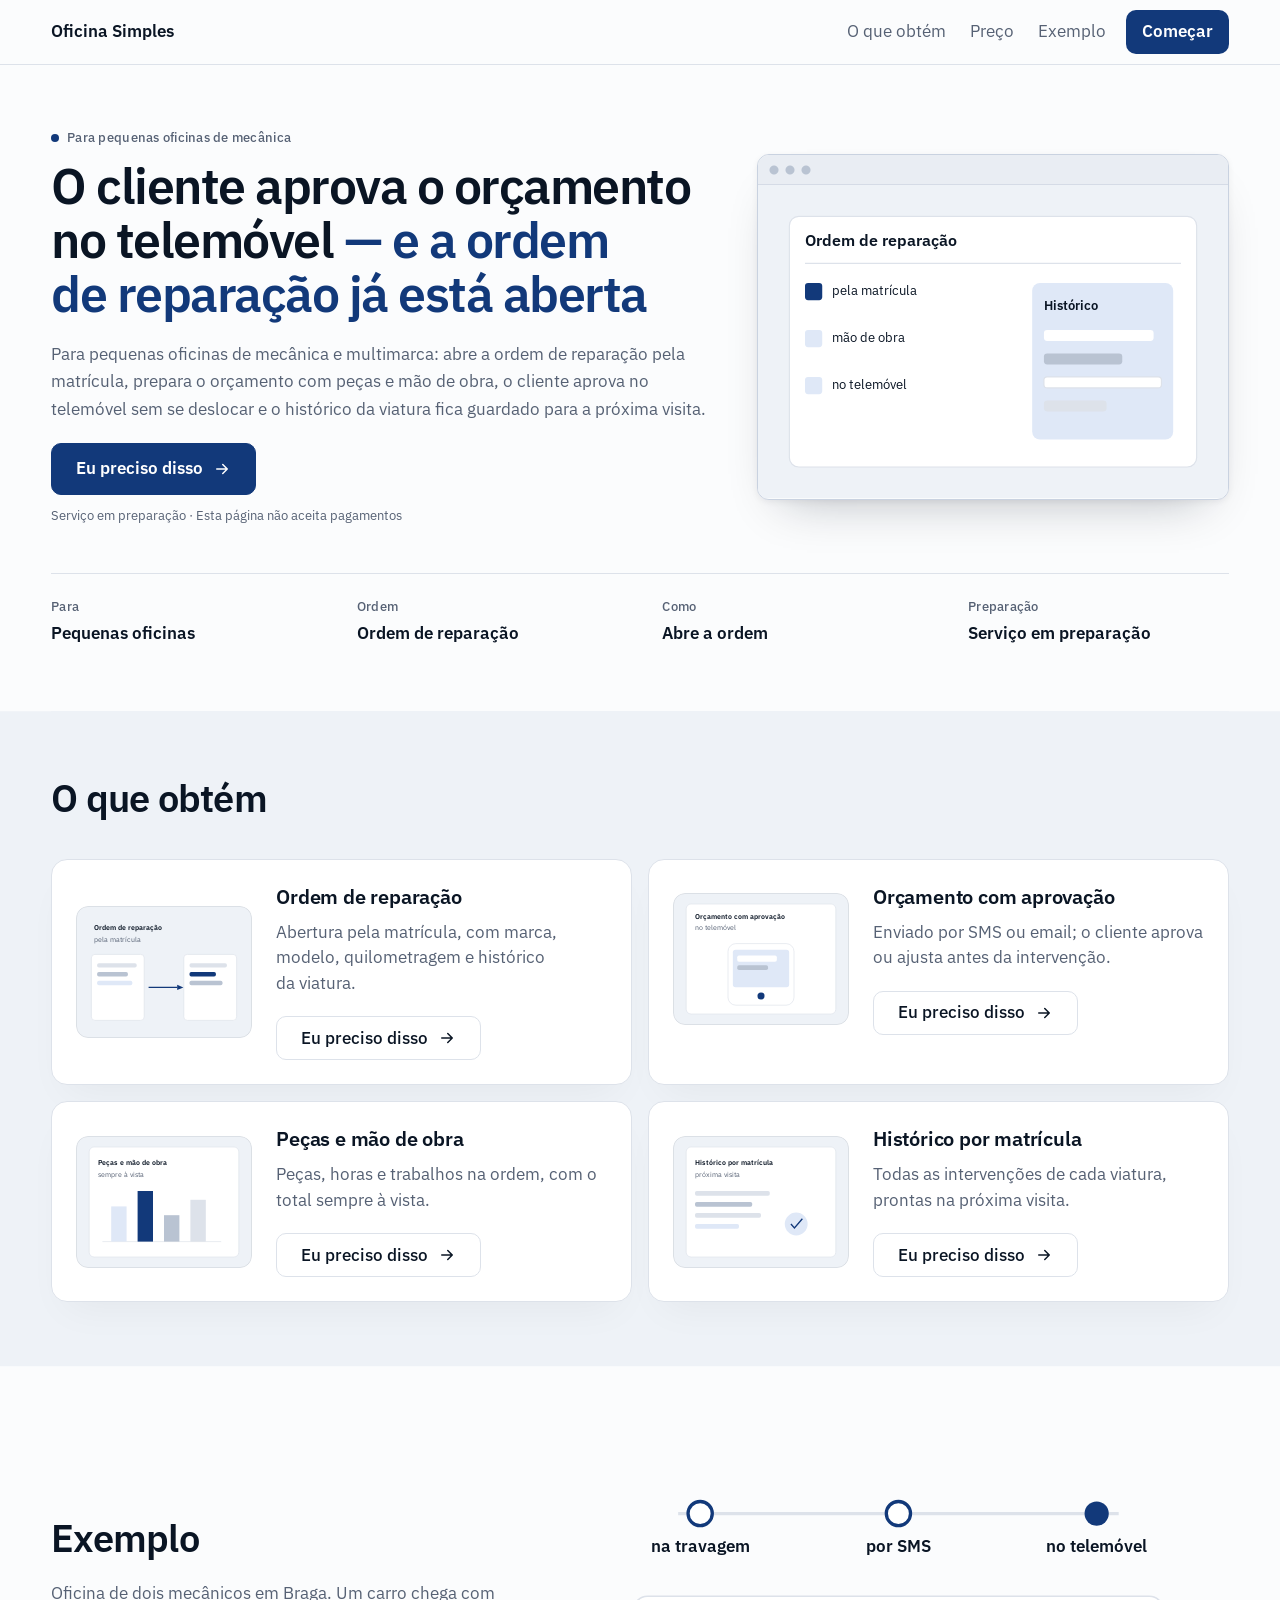
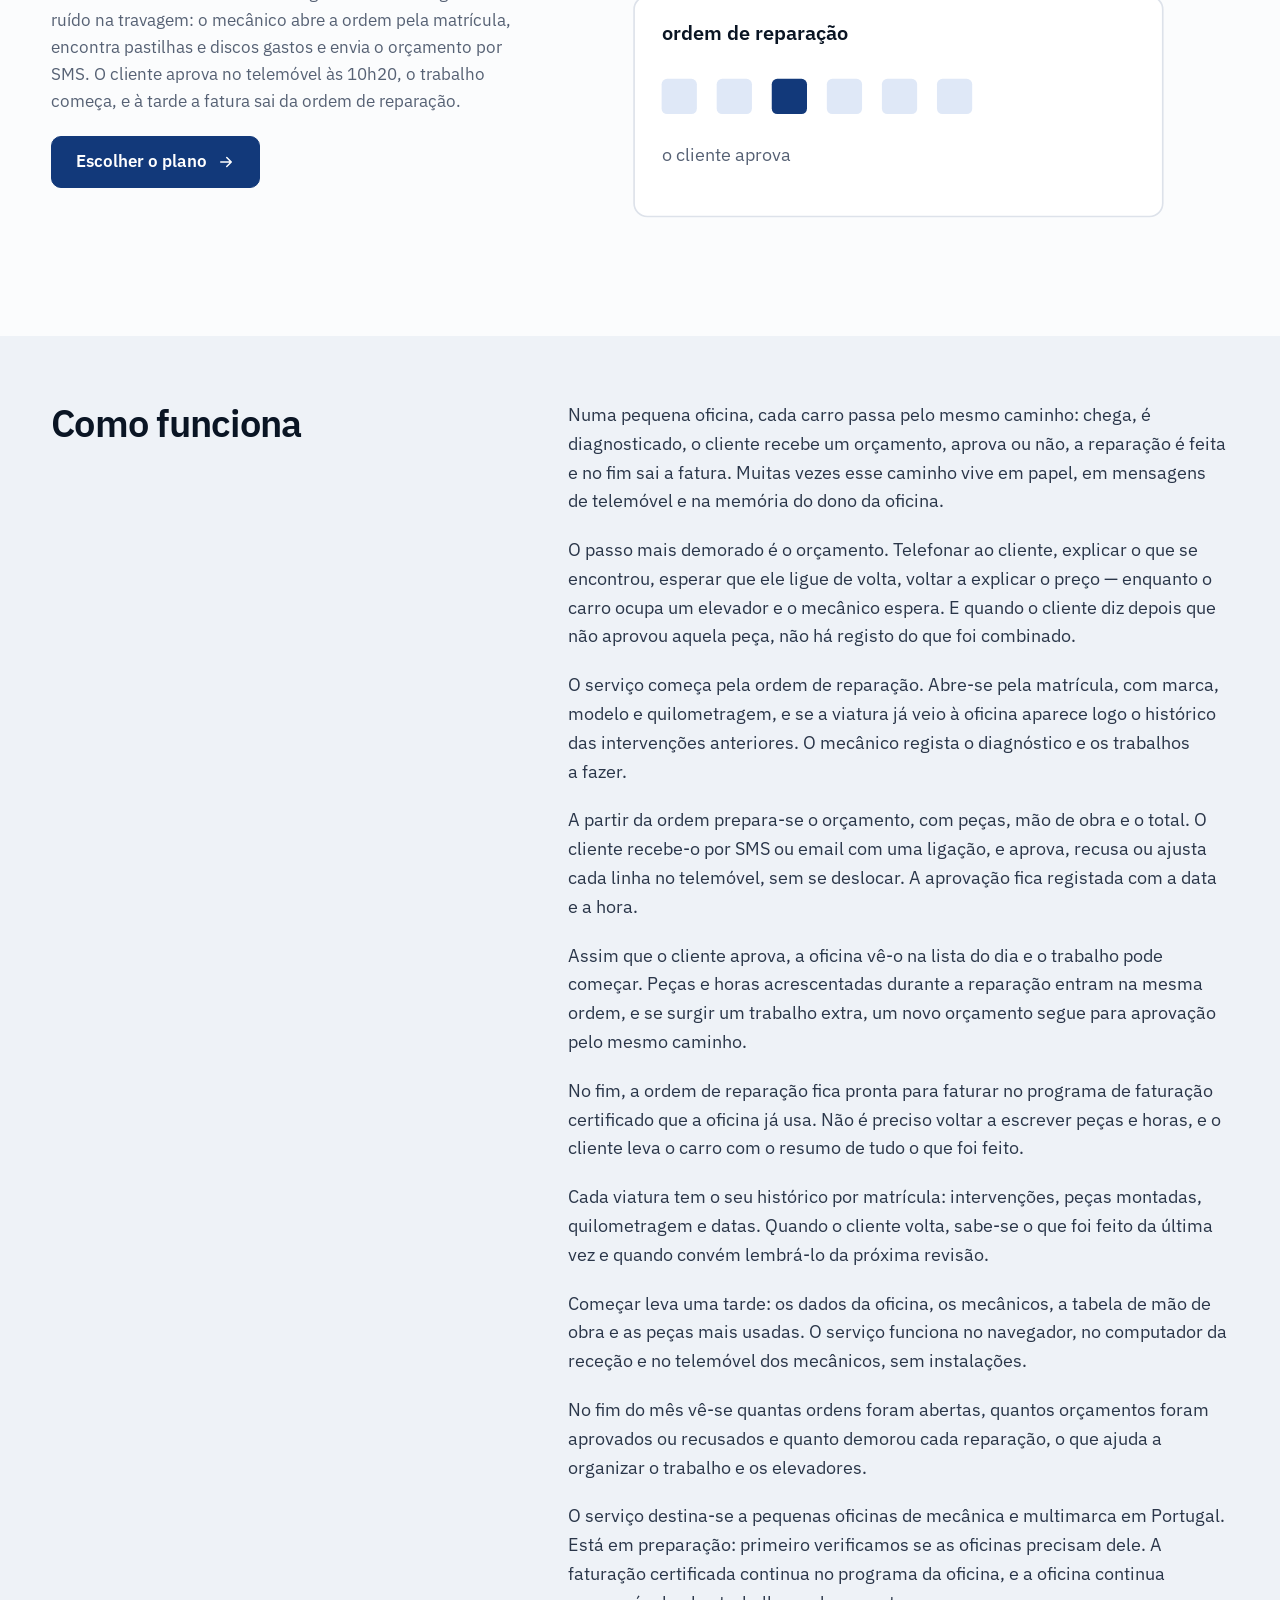
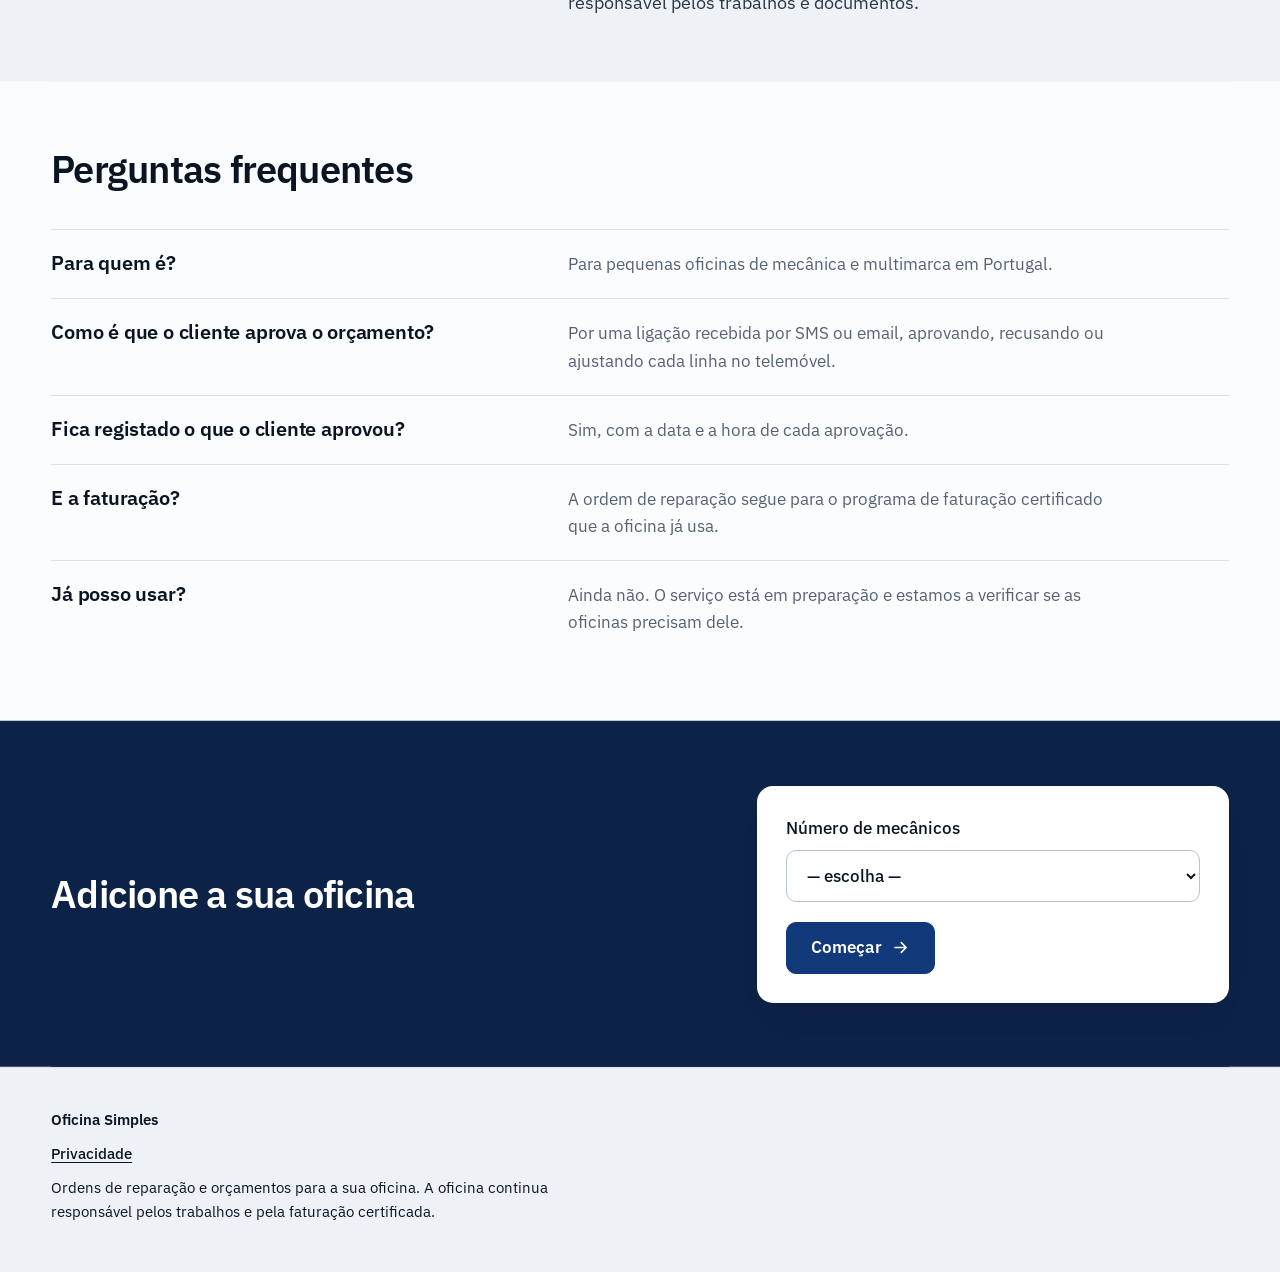
<file: index.html>
<!doctype html>
<html lang="pt-PT">
<head>
<meta charset="utf-8">
<!-- Google Tag Manager -->
<script>(function(w,d,s,l,i){w[l]=w[l]||[];w[l].push({'gtm.start':
new Date().getTime(),event:'gtm.js'});var f=d.getElementsByTagName(s)[0],
j=d.createElement(s),dl=l!='dataLayer'?'&l='+l:'';j.async=true;j.src=
'https://www.googletagmanager.com/gtm.js?id='+i+dl;f.parentNode.insertBefore(j,f);
})(window,document,'script','dataLayer','GTM-WZX4DKPG');</script>
<!-- End Google Tag Manager -->
<meta name="viewport" content="width=device-width,initial-scale=1">
<link rel="canonical" href="https://oficinapt.dokufile.com/">
<title>Orçamento aprovado pelo cliente e ordem de reparação</title>
<meta name="description" content="Para pequenas oficinas: orçamento por SMS ou email aprovado no telemóvel, ordem de reparação com peças e mão de obra e histórico por matrícula.">
<link rel="icon" href="favicon.svg">
<link rel="stylesheet" href="https://super-romeo.github.io/smoki-base/v1/style.css">
<link rel="preconnect" href="https://fonts.googleapis.com">
<link rel="preconnect" href="https://fonts.gstatic.com" crossorigin>
<link rel="stylesheet" href="https://fonts.googleapis.com/css2?family=IBM+Plex+Sans:wght@400;500;600&display=swap">
<link rel="stylesheet" href="variant.css">
<script src="smoke.js" defer></script>
<!-- faq-jsonld:start -->
<script type="application/ld+json">
{
 "@context": "https://schema.org",
 "@type": "FAQPage",
 "mainEntity": [
  {
   "@type": "Question",
   "name": "Para quem é?",
   "acceptedAnswer": {
    "@type": "Answer",
    "text": "Para pequenas oficinas de mecânica e multimarca em Portugal."
   }
  },
  {
   "@type": "Question",
   "name": "Como é que o cliente aprova o orçamento?",
   "acceptedAnswer": {
    "@type": "Answer",
    "text": "Por uma ligação recebida por SMS ou email, aprovando, recusando ou ajustando cada linha no telemóvel."
   }
  },
  {
   "@type": "Question",
   "name": "Fica registado o que o cliente aprovou?",
   "acceptedAnswer": {
    "@type": "Answer",
    "text": "Sim, com a data e a hora de cada aprovação."
   }
  },
  {
   "@type": "Question",
   "name": "E a faturação?",
   "acceptedAnswer": {
    "@type": "Answer",
    "text": "A ordem de reparação segue para o programa de faturação certificado que a oficina já usa."
   }
  },
  {
   "@type": "Question",
   "name": "Já posso usar?",
   "acceptedAnswer": {
    "@type": "Answer",
    "text": "Ainda não. O serviço está em preparação e estamos a verificar se as oficinas precisam dele."
   }
  }
 ]
}
</script>
<!-- faq-jsonld:end -->
</head>
<body>
<!-- Google Tag Manager (noscript) -->
<noscript><iframe src="https://www.googletagmanager.com/ns.html?id=GTM-WZX4DKPG"
height="0" width="0" style="display:none;visibility:hidden"></iframe></noscript>
<!-- End Google Tag Manager (noscript) -->

<header><div class="shell">
  <a class="home" href="index.html" data-ev="click_logo_home">Oficina Simples</a>
  <nav><a href="#oque" data-ev="click_nav_oque">O que obtém</a><a href="price.html" data-ev="click_nav_preco">Preço</a><a href="#exemplo" data-ev="click_nav_exemplo">Exemplo</a><a href="#start" data-ev="click_nav_start">Começar</a></nav>
</div></header>

<main class="shell">
  <section class="split">
    <div class="stack">
      <p class="meta rise"><span class="dot"></span> Para pequenas oficinas de mecânica</p>
      <h1 class="rise" style="--i:1" data-len="long">O cliente aprova o orçamento no telemóvel&nbsp;<span class="soft">— e a ordem de reparação já está aberta</span></h1>
      <p class="rise" style="--i:2">Para pequenas oficinas de mecânica e multimarca: abre a ordem de reparação pela matrícula, prepara o orçamento com peças e mão de obra, o cliente aprova no telemóvel sem se deslocar e o histórico da viatura fica guardado para a próxima visita.</p>
      <a class="button rise" style="--i:3" href="price.html" data-ev="cta_click">Eu preciso disso</a>
      <p class="meta rise" style="--i:4">Serviço em preparação · Esta página não aceita pagamentos</p>
    </div>
    <figure class="window rise" style="--i:2"><svg aria-hidden="true" focusable="false" class="shot" xmlns="http://www.w3.org/2000/svg" viewBox="0 0 1200 800"><rect width="1200" height="800" fill="#eef2f7" /><rect x="80" y="80" width="1040" height="640" rx="24" fill="#ffffff" stroke="#dde2ea" stroke-width="3" /><text x="120" y="155" font-size="40" font-weight="600" fill="#0a1524">Ordem de reparação</text><line x1="120" y1="200" x2="1080" y2="200" stroke="#dde2ea" stroke-width="3" /><rect x="120" y="250" width="44" height="44" rx="8" fill="#12397a" /><text x="190" y="282" font-size="32" fill="#0a1524">pela matrícula</text><rect x="120" y="370" width="44" height="44" rx="8" fill="#dfe8f7" /><text x="190" y="402" font-size="32" fill="#0a1524">mão de obra</text><rect x="120" y="490" width="44" height="44" rx="8" fill="#dfe8f7" /><text x="190" y="522" font-size="32" fill="#0a1524">no telemóvel</text><rect x="700" y="250" width="360" height="400" rx="20" fill="#dfe8f7" /><text x="730" y="320" font-size="34" font-weight="600" fill="#0a1524">Histórico</text><rect x="730" y="370" width="280" height="28" rx="8" fill="#ffffff" /><rect x="730" y="430" width="200" height="28" rx="8" fill="#b9c3d2" /><rect x="730" y="490" width="300" height="28" rx="8" fill="#ffffff" stroke="#dde2ea" stroke-width="3" /><rect x="730" y="550" width="160" height="28" rx="8" fill="#dde2ea" /></svg></figure>
    <dl class="facts">
      <div><dt>Para</dt><dd>Pequenas oficinas</dd></div>
      <div><dt>Ordem</dt><dd>Ordem de reparação</dd></div>
      <div><dt>Como</dt><dd>Abre a ordem</dd></div>
      <div><dt>Preparação</dt><dd>Serviço em preparação</dd></div>
    </dl>
  </section>

  <section id="oque" data-view="features_view">
    <div class="stack"><h2>O que obtém</h2></div>
    <div class="bento">
      <article class="tile stack reveal">
        <div class="art"><svg aria-hidden="true" focusable="false" xmlns="http://www.w3.org/2000/svg" viewBox="0 0 800 600"><rect width="800" height="600" fill="#eef2f7" /><text x="80" y="110" font-size="34" font-weight="600" fill="#0a1524">Ordem de reparação</text><text x="80" y="165" font-size="30" fill="#566174">pela matrícula</text><rect x="70" y="220" width="240" height="300" rx="16" fill="#ffffff" stroke="#dde2ea" stroke-width="3" /><rect x="490" y="220" width="240" height="300" rx="16" fill="#ffffff" stroke="#dde2ea" stroke-width="3" /><rect x="96" y="260" width="180" height="20" rx="8" fill="#dde2ea" /><rect x="96" y="300" width="140" height="20" rx="8" fill="#b9c3d2" /><rect x="96" y="340" width="160" height="20" rx="8" fill="#dfe8f7" /><rect x="516" y="260" width="170" height="20" rx="8" fill="#dde2ea" /><rect x="516" y="300" width="120" height="20" rx="8" fill="#12397a" /><rect x="516" y="340" width="150" height="20" rx="8" fill="#b9c3d2" /><line x1="330" y1="370" x2="460" y2="370" stroke="#12397a" stroke-width="6" /><polygon points="460,358 488,370 460,382" fill="#12397a" /></svg></div>
        <h3>Ordem de reparação</h3><p>Abertura pela matrícula, com marca, modelo, quilometragem e histórico da viatura.</p>
        <a class="button quiet" href="price.html" data-ev="feature_or">Eu preciso disso</a>
      </article>
      <article class="tile stack reveal">
        <div class="art"><svg aria-hidden="true" focusable="false" xmlns="http://www.w3.org/2000/svg" viewBox="0 0 800 600"><rect width="800" height="600" fill="#eef2f7" /><rect x="60" y="50" width="680" height="500" rx="22" fill="#ffffff" stroke="#dde2ea" stroke-width="3" /><text x="100" y="120" font-size="34" font-weight="600" fill="#0a1524">Orçamento com aprovação</text><text x="100" y="170" font-size="30" fill="#566174">no telemóvel</text><rect x="250" y="230" width="300" height="280" rx="36" fill="#ffffff" stroke="#dde2ea" stroke-width="3" /><rect x="272" y="258" width="256" height="170" rx="12" fill="#dfe8f7" /><rect x="292" y="284" width="180" height="28" rx="8" fill="#ffffff" /><rect x="292" y="328" width="140" height="22" rx="8" fill="#b9c3d2" /><circle cx="400" cy="468" r="16" fill="#12397a" /></svg></div>
        <h3>Orçamento com aprovação</h3><p>Enviado por SMS ou email; o cliente aprova ou ajusta antes da intervenção.</p>
        <a class="button quiet" href="price.html" data-ev="feature_orcamento">Eu preciso disso</a>
      </article>
      <article class="tile stack reveal">
        <div class="art"><svg aria-hidden="true" focusable="false" xmlns="http://www.w3.org/2000/svg" viewBox="0 0 800 600"><rect width="800" height="600" fill="#eef2f7" /><rect x="60" y="50" width="680" height="500" rx="22" fill="#ffffff" stroke="#dde2ea" stroke-width="3" /><text x="100" y="130" font-size="34" font-weight="600" fill="#0a1524">Peças e mão de obra</text><text x="100" y="185" font-size="30" fill="#566174">sempre à vista</text><line x1="120" y1="480" x2="660" y2="480" stroke="#dde2ea" stroke-width="3" /><rect x="160" y="320" width="70" height="160" fill="#dfe8f7" /><rect x="280" y="250" width="70" height="230" fill="#12397a" /><rect x="400" y="360" width="70" height="120" fill="#b9c3d2" /><rect x="520" y="290" width="70" height="190" fill="#dde2ea" /></svg></div>
        <h3>Peças e mão de obra</h3><p>Peças, horas e trabalhos na ordem, com o total sempre à vista.</p>
        <a class="button quiet" href="price.html" data-ev="feature_pecas">Eu preciso disso</a>
      </article>
      <article class="tile stack reveal">
        <div class="art"><svg aria-hidden="true" focusable="false" xmlns="http://www.w3.org/2000/svg" viewBox="0 0 800 600"><rect width="800" height="600" fill="#eef2f7" /><rect x="60" y="50" width="680" height="500" rx="22" fill="#ffffff" stroke="#dde2ea" stroke-width="3" /><text x="100" y="130" font-size="34" font-weight="600" fill="#0a1524">Histórico por matrícula</text><text x="100" y="185" font-size="30" fill="#566174">próxima visita</text><rect x="100" y="250" width="340" height="22" rx="8" fill="#dde2ea" /><rect x="100" y="300" width="260" height="22" rx="8" fill="#b9c3d2" /><rect x="100" y="350" width="300" height="22" rx="8" fill="#dde2ea" /><rect x="100" y="400" width="200" height="22" rx="8" fill="#dfe8f7" /><circle cx="560" cy="400" r="52" fill="#dfe8f7" /><polyline points="536,400 552,418 588,376" fill="none" stroke="#12397a" stroke-width="6" /></svg></div>
        <h3>Histórico por matrícula</h3><p>Todas as intervenções de cada viatura, prontas na próxima visita.</p>
        <a class="button quiet" href="price.html" data-ev="feature_historico">Eu preciso disso</a>
      </article>
    </div>
  </section>

  <section id="exemplo" data-view="example_view" class="split flip">
    <div class="stack">
      <h2>Exemplo</h2>
      <p>Oficina de dois mecânicos em Braga. Um carro chega com ruído na travagem: o mecânico abre a ordem pela matrícula, encontra pastilhas e discos gastos e envia o orçamento por SMS. O cliente aprova no telemóvel às 10h20, o trabalho começa, e à tarde a fatura sai da ordem de reparação.</p>
    <a class="button" href="price.html" data-ev="click_cta_after_example">Escolher o plano</a>
    </div>
<svg aria-hidden="true" focusable="false" class="shot reveal" xmlns="http://www.w3.org/2000/svg" viewBox="0 0 1200 800"><rect width="1200" height="800" fill="#eef2f7" /><line x1="200" y1="150" x2="1000" y2="150" stroke="#dde2ea" stroke-width="6" /><circle cx="240" cy="150" r="22" fill="#ffffff" stroke="#12397a" stroke-width="6" /><circle cx="600" cy="150" r="22" fill="#ffffff" stroke="#12397a" stroke-width="6" /><circle cx="960" cy="150" r="22" fill="#12397a" /><text x="240" y="220" font-size="30" font-weight="600" text-anchor="middle" fill="#0a1524">na travagem</text><text x="600" y="220" font-size="30" font-weight="600" text-anchor="middle" fill="#0a1524">por SMS</text><text x="960" y="220" font-size="30" font-weight="600" text-anchor="middle" fill="#0a1524">no telemóvel</text><rect x="120" y="300" width="960" height="400" rx="24" fill="#ffffff" stroke="#dde2ea" stroke-width="3" /><text x="170" y="380" font-size="36" font-weight="600" fill="#0a1524">ordem de reparação</text><rect x="170" y="450" width="64" height="64" rx="10" fill="#dfe8f7" /><rect x="270" y="450" width="64" height="64" rx="10" fill="#dfe8f7" /><rect x="370" y="450" width="64" height="64" rx="10" fill="#12397a" /><rect x="470" y="450" width="64" height="64" rx="10" fill="#dfe8f7" /><rect x="570" y="450" width="64" height="64" rx="10" fill="#dfe8f7" /><rect x="670" y="450" width="64" height="64" rx="10" fill="#dfe8f7" /><text x="170" y="600" font-size="32" fill="#566174">o cliente aprova</text></svg>
  </section>
<!-- seo-tekst:start -->
  <section id="opis" class="split flip">
    <div class="stack"><h2>Como funciona</h2></div>
    <div class="stack">
      <p>Numa pequena oficina, cada carro passa pelo mesmo caminho: chega, é diagnosticado, o cliente recebe um orçamento, aprova ou não, a reparação é feita e no fim sai a fatura. Muitas vezes esse caminho vive em papel, em mensagens de telemóvel e na memória do dono da oficina.</p>
    <p>O passo mais demorado é o orçamento. Telefonar ao cliente, explicar o que se encontrou, esperar que ele ligue de volta, voltar a explicar o preço — enquanto o carro ocupa um elevador e o mecânico espera. E quando o cliente diz depois que não aprovou aquela peça, não há registo do que foi combinado.</p>
    <p>O serviço começa pela ordem de reparação. Abre-se pela matrícula, com marca, modelo e quilometragem, e se a viatura já veio à oficina aparece logo o histórico das intervenções anteriores. O mecânico regista o diagnóstico e os trabalhos a fazer.</p>
    <p>A partir da ordem prepara-se o orçamento, com peças, mão de obra e o total. O cliente recebe-o por SMS ou email com uma ligação, e aprova, recusa ou ajusta cada linha no telemóvel, sem se deslocar. A aprovação fica registada com a data e a hora.</p>
    <p>Assim que o cliente aprova, a oficina vê-o na lista do dia e o trabalho pode começar. Peças e horas acrescentadas durante a reparação entram na mesma ordem, e se surgir um trabalho extra, um novo orçamento segue para aprovação pelo mesmo caminho.</p>
    <p>No fim, a ordem de reparação fica pronta para faturar no programa de faturação certificado que a oficina já usa. Não é preciso voltar a escrever peças e horas, e o cliente leva o carro com o resumo de tudo o que foi feito.</p>
    <p>Cada viatura tem o seu histórico por matrícula: intervenções, peças montadas, quilometragem e datas. Quando o cliente volta, sabe-se o que foi feito da última vez e quando convém lembrá-lo da próxima revisão.</p>
    <p>Começar leva uma tarde: os dados da oficina, os mecânicos, a tabela de mão de obra e as peças mais usadas. O serviço funciona no navegador, no computador da receção e no telemóvel dos mecânicos, sem instalações.</p>
    <p>No fim do mês vê-se quantas ordens foram abertas, quantos orçamentos foram aprovados ou recusados e quanto demorou cada reparação, o que ajuda a organizar o trabalho e os elevadores.</p>
    <p>O serviço destina-se a pequenas oficinas de mecânica e multimarca em Portugal. Está em preparação: primeiro verificamos se as oficinas precisam dele. A faturação certificada continua no programa da oficina, e a oficina continua responsável pelos trabalhos e documentos.</p>
    </div>
  </section>
  <section id="faq">
    <div class="stack"><h2>Perguntas frequentes</h2></div>
    <div class="rows">
      <div class="split flip"><h3>Para quem é?</h3><p>Para pequenas oficinas de mecânica e multimarca em Portugal.</p></div>
      <div class="split flip"><h3>Como é que o cliente aprova o orçamento?</h3><p>Por uma ligação recebida por SMS ou email, aprovando, recusando ou ajustando cada linha no telemóvel.</p></div>
      <div class="split flip"><h3>Fica registado o que o cliente aprovou?</h3><p>Sim, com a data e a hora de cada aprovação.</p></div>
      <div class="split flip"><h3>E a faturação?</h3><p>A ordem de reparação segue para o programa de faturação certificado que a oficina já usa.</p></div>
      <div class="split flip"><h3>Já posso usar?</h3><p>Ainda não. O serviço está em preparação e estamos a verificar se as oficinas precisam dele.</p></div>
    </div>
  </section>
<!-- seo-tekst:end -->
  <section id="start" data-view="start_view" class="split">
    <div class="stack">
      <h2>Adicione a sua oficina</h2>
    </div>
    <div class="tile stack">
      <label>Número de mecânicos<select data-ev-focus="form_start"><option value="">— escolha —</option><option>1</option><option>2–3</option><option>4–6</option><option>Mais de 6</option></select></label>
      <a class="button" href="price.html" data-ev="form_submit_click">Começar</a>
    </div>
  </section>
</main>

<footer><div class="shell">
  <p><b>Oficina Simples</b></p>
  <p><a href="privacy.html" data-ev="click_legal_privacy">Privacidade</a></p>
  <p>Ordens de reparação e orçamentos para a sua oficina. A oficina continua responsável pelos trabalhos e pela faturação certificada.</p>
</div></footer>

</body>
</html>
</file>
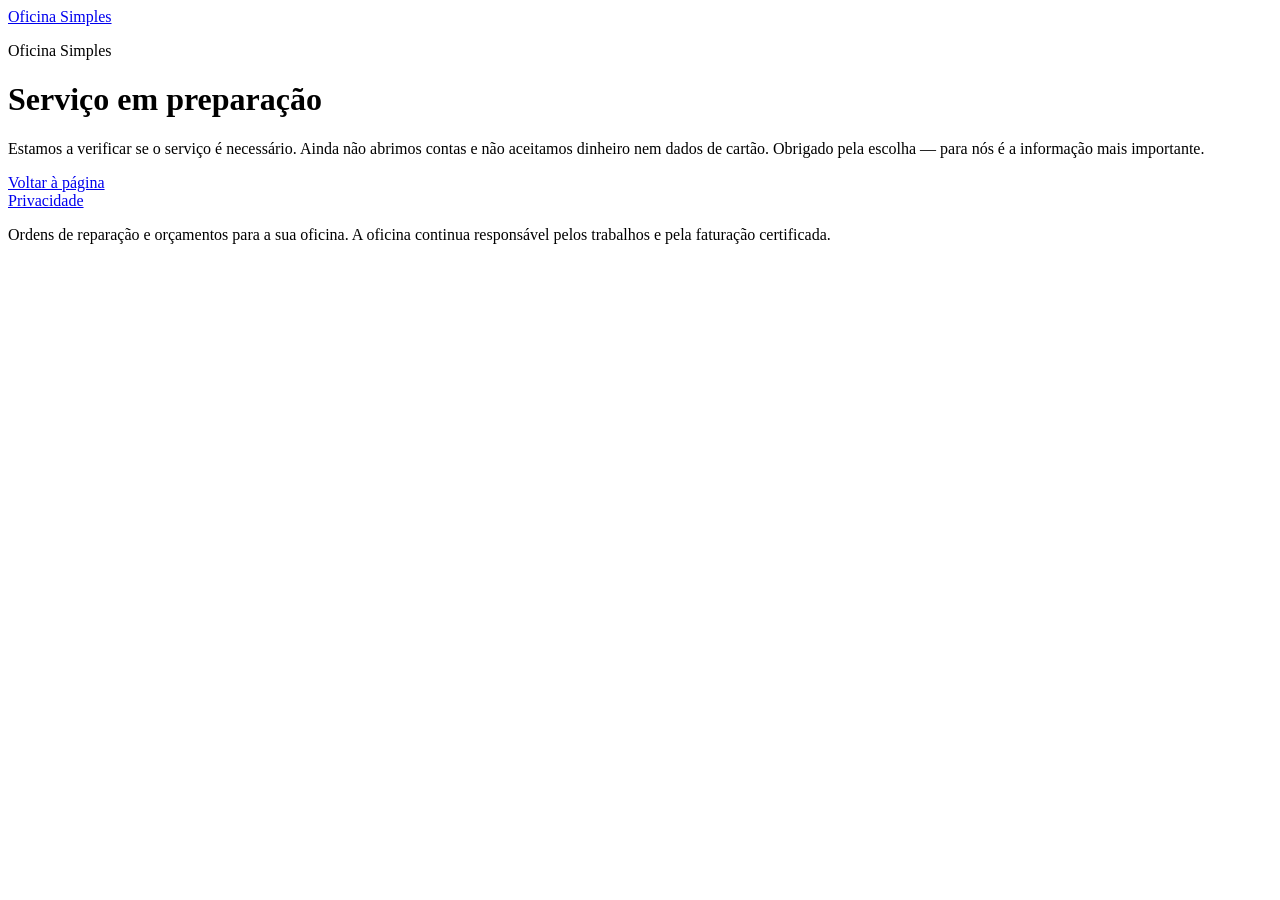
<file: pay.html>
<!doctype html>
<html lang="pt-PT">
<head>
<meta charset="utf-8">
<!-- Google Tag Manager -->
<script>(function(w,d,s,l,i){w[l]=w[l]||[];w[l].push({'gtm.start':
new Date().getTime(),event:'gtm.js'});var f=d.getElementsByTagName(s)[0],
j=d.createElement(s),dl=l!='dataLayer'?'&l='+l:'';j.async=true;j.src=
'https://www.googletagmanager.com/gtm.js?id='+i+dl;f.parentNode.insertBefore(j,f);
})(window,document,'script','dataLayer','GTM-WZX4DKPG');</script>
<!-- End Google Tag Manager -->
<meta name="viewport" content="width=device-width,initial-scale=1">
<link rel="canonical" href="https://oficinapt.dokufile.com/pay.html">
<title>Oficina Simples — pagamento ainda não disponível</title>
<meta name="robots" content="noindex,nofollow">
<link rel="icon" href="favicon.svg">
<link rel="stylesheet" href="https://super-romeo.github.io/smoki-base/v1/style.css">
<script src="smoke.js" defer></script>
</head>
<body data-page="pay">
<!-- Google Tag Manager (noscript) -->
<noscript><iframe src="https://www.googletagmanager.com/ns.html?id=GTM-WZX4DKPG"
height="0" width="0" style="display:none;visibility:hidden"></iframe></noscript>
<!-- End Google Tag Manager (noscript) -->
<header class="site"><div class="wrap bar">
  <a class="brand" href="index.html" data-ev="click_logo_home"><span class="mark"></span>Oficina Simples</a>
</div></header>
<main class="page"><div class="wrap narrow center">
  <p class="eyebrow">Oficina Simples</p>
  <h1>Serviço em preparação</h1>
  <p class="lead">Estamos a verificar se o serviço é necessário. Ainda não abrimos contas e não aceitamos dinheiro nem dados de cartão. Obrigado pela escolha — para nós é a informação mais importante.</p>
  <p class="note" data-show="plan" hidden>A sua escolha de plano foi registada de forma anónima, sem os seus dados.</p>
  <p class="note" data-show="feature" hidden>A sua escolha de função foi registada de forma anónima, sem os seus dados.</p>
  <p class="note" data-show="intent" hidden>O seu pedido foi registado de forma anónima, sem os seus dados e documentos.</p>
  <div class="actions"><a class="btn primary" href="index.html" data-ev="click_back">Voltar à página</a></div>
  <p class="note" data-show="sent" hidden>Obrigado — escreveremos uma única vez, quando o serviço começar.</p>
  <div id="email-box" class="card" style="margin:44px auto 0;max-width:560px;text-align:left"><h2>Aviso de lançamento</h2><p>Se quiser, deixe o seu e-mail — enviaremos uma mensagem quando o serviço começar. O campo é opcional.</p><div data-form-slot></div><p class="note" style="margin:6px 0 0"><a href="privacy.html" data-ev="click_legal_privacy">Privacidade</a></p></div>
</div></main>
<footer class="site-foot"><div class="wrap">
  <p style="margin:0"><a href="privacy.html" data-ev="click_legal_privacy">Privacidade</a></p>
  <p class="muted">Ordens de reparação e orçamentos para a sua oficina. A oficina continua responsável pelos trabalhos e pela faturação certificada.</p>
</div></footer>
</body>
</html>
</file>
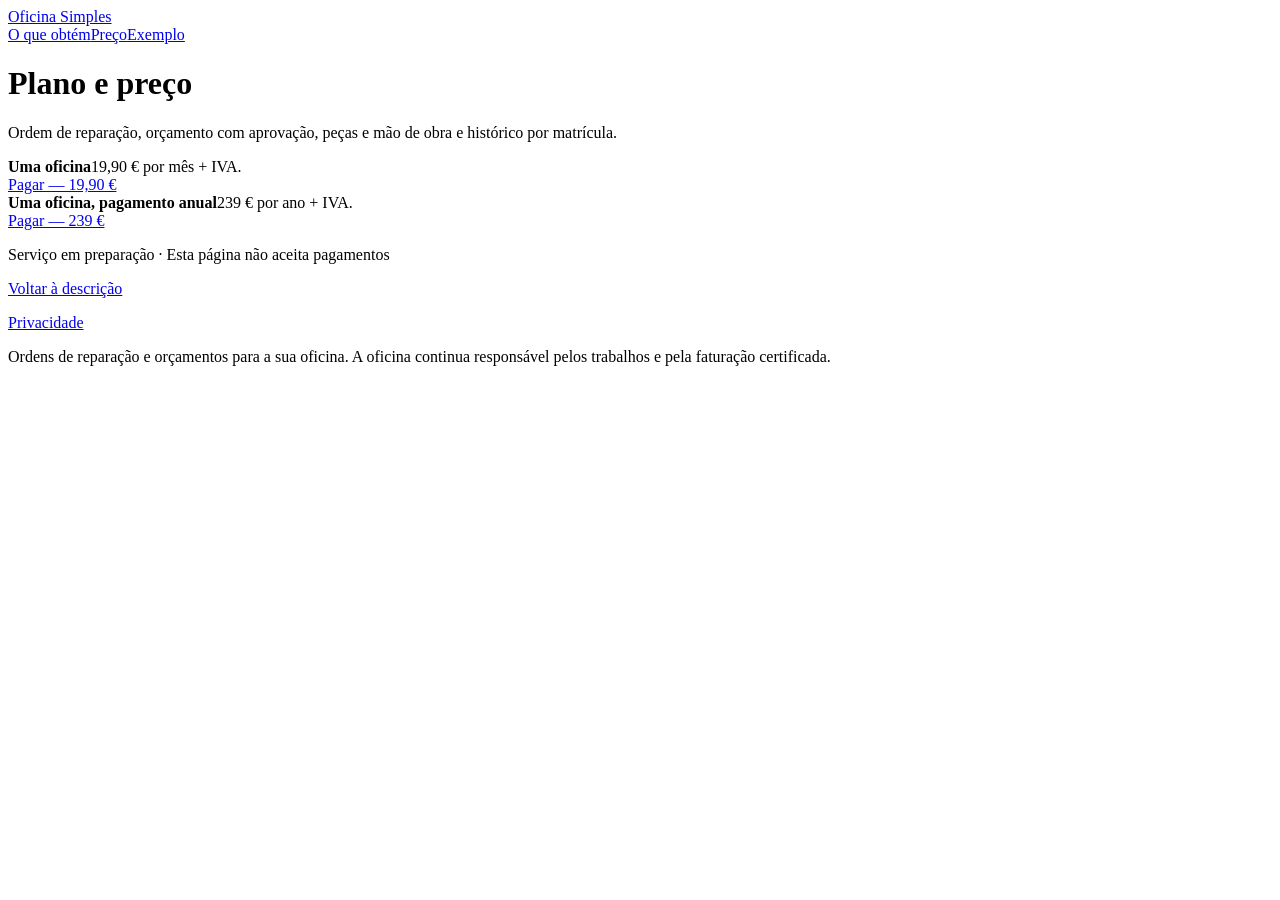
<file: price.html>
<!doctype html>
<html lang="pt-PT">
<head>
<meta charset="utf-8">
<!-- Google Tag Manager -->
<script>(function(w,d,s,l,i){w[l]=w[l]||[];w[l].push({'gtm.start':
new Date().getTime(),event:'gtm.js'});var f=d.getElementsByTagName(s)[0],
j=d.createElement(s),dl=l!='dataLayer'?'&l='+l:'';j.async=true;j.src=
'https://www.googletagmanager.com/gtm.js?id='+i+dl;f.parentNode.insertBefore(j,f);
})(window,document,'script','dataLayer','GTM-WZX4DKPG');</script>
<!-- End Google Tag Manager -->
<meta name="viewport" content="width=device-width,initial-scale=1">
<link rel="canonical" href="https://oficinapt.dokufile.com/price.html">
<title>Preço — orçamento e ordem de reparação para oficina</title>
<meta name="description" content="Preço mensal do orçamento com aprovação do cliente, ordem de reparação e histórico por matrícula.">
<link rel="icon" href="favicon.svg">
<link rel="stylesheet" href="https://super-romeo.github.io/smoki-base/v1/style.css">
<script src="smoke.js" defer></script>
<script>
  /* Página de preços aberta — price_view via smoke.js (window.smokeTrack). */
  document.addEventListener("DOMContentLoaded", function () { if (window.smokeTrack) window.smokeTrack("price_view"); });
</script>
</head>
<body data-page="price">
<!-- Google Tag Manager (noscript) -->
<noscript><iframe src="https://www.googletagmanager.com/ns.html?id=GTM-WZX4DKPG"
height="0" width="0" style="display:none;visibility:hidden"></iframe></noscript>
<!-- End Google Tag Manager (noscript) -->

<header><div class="wrap">
  <div class="logo"><a href="index.html" data-ev="click_logo_home">Oficina Simples</a></div>
  <nav class="top"><a href="index.html#oque" data-ev="click_nav_oque">O que obtém</a><a href="price.html" data-ev="click_nav_preco">Preço</a><a href="index.html#exemplo" data-ev="click_nav_exemplo">Exemplo</a></nav>
</div></header>

<div class="wrap">
  <div class="hero">
    <h1>Plano e preço</h1>
    <p class="sub">Ordem de reparação, orçamento com aprovação, peças e mão de obra e histórico por matrícula.</p>
  </div>

  <section id="preco">
    <div class="grid">
      <div class="card"><b>Uma oficina</b><span>19,90 € por mês + IVA.</span><br><a class="btn" href="pay.html?plan=oficina" data-ev="payment_click click_pay_oficina">Pagar — 19,90 €</a></div>
      <div class="card"><b>Uma oficina, pagamento anual</b><span>239 € por ano + IVA.</span><br><a class="btn" href="pay.html?plan=anual" data-ev="payment_click click_pay_anual">Pagar — 239 €</a></div>
    </div>
    <p class="cta-note">Serviço em preparação · Esta página não aceita pagamentos</p>
    <div class="actions"><a class="btn" href="index.html" data-ev="click_back">Voltar à descrição</a></div>
  </section>
</div>

<footer><div class="wrap">
  <p><a href="privacy.html" data-ev="click_legal_privacy">Privacidade</a></p>
  <p class="muted">Ordens de reparação e orçamentos para a sua oficina. A oficina continua responsável pelos trabalhos e pela faturação certificada.</p>
</div></footer>

</body>
</html>
</file>
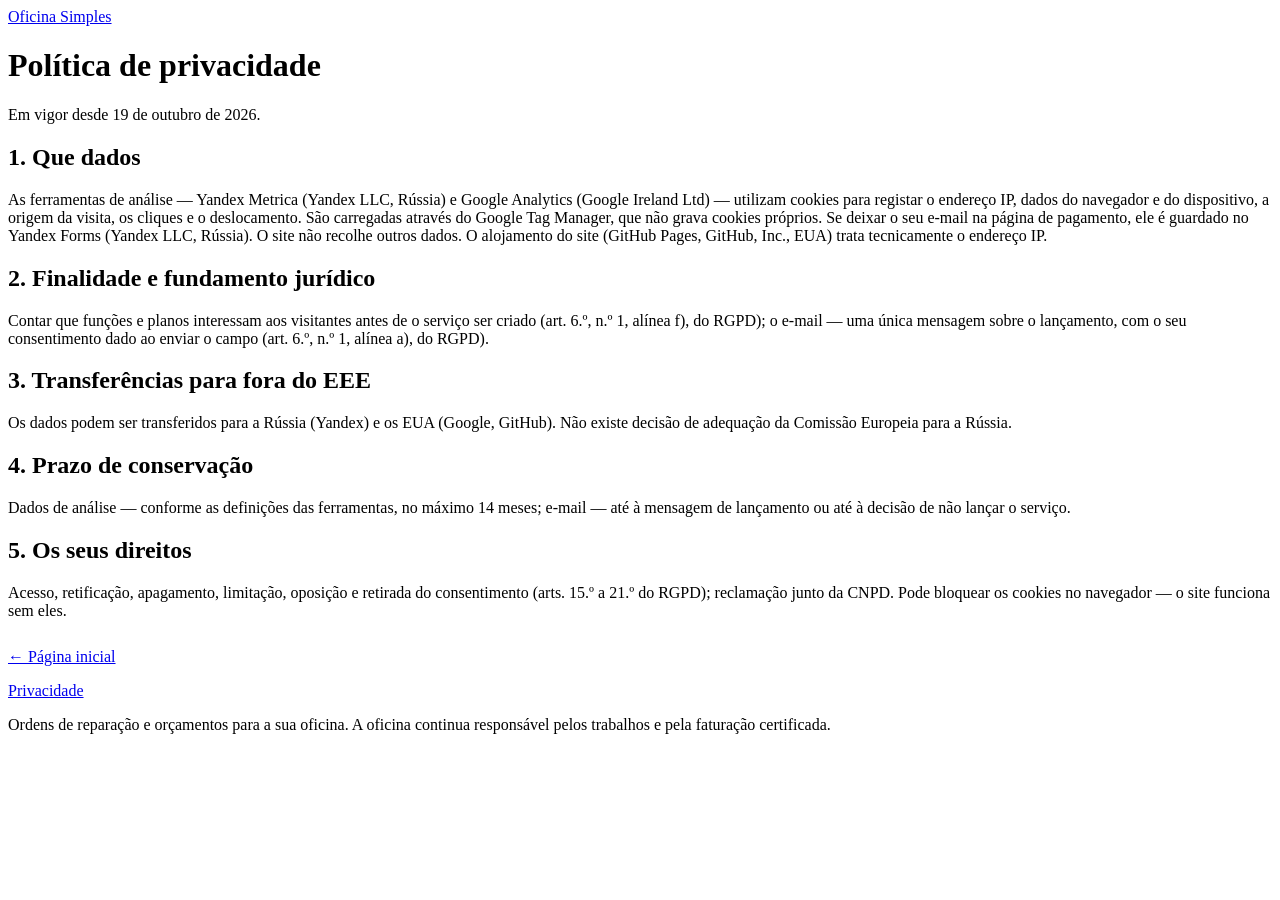
<file: privacy.html>
<!doctype html>
<html lang="pt-PT">
<head>
<meta charset="utf-8">
<!-- Google Tag Manager -->
<script>(function(w,d,s,l,i){w[l]=w[l]||[];w[l].push({'gtm.start':
new Date().getTime(),event:'gtm.js'});var f=d.getElementsByTagName(s)[0],
j=d.createElement(s),dl=l!='dataLayer'?'&l='+l:'';j.async=true;j.src=
'https://www.googletagmanager.com/gtm.js?id='+i+dl;f.parentNode.insertBefore(j,f);
})(window,document,'script','dataLayer','GTM-WZX4DKPG');</script>
<!-- End Google Tag Manager -->
<meta name="viewport" content="width=device-width,initial-scale=1">
<link rel="canonical" href="https://oficinapt.dokufile.com/privacy.html">
<title>Oficina Simples — Política de privacidade</title>
<meta name="description" content="Oficina Simples: que dados o site recolhe, para quê, para onde vão, durante quanto tempo e os seus direitos.">
<link rel="icon" href="favicon.svg">
<link rel="stylesheet" href="https://super-romeo.github.io/smoki-base/v1/style.css">
<script src="smoke.js" defer></script>
</head>
<body>
<!-- Google Tag Manager (noscript) -->
<noscript><iframe src="https://www.googletagmanager.com/ns.html?id=GTM-WZX4DKPG"
height="0" width="0" style="display:none;visibility:hidden"></iframe></noscript>
<!-- End Google Tag Manager (noscript) -->
<header class="site"><div class="wrap bar">
  <a class="brand" href="index.html" data-ev="click_logo_home"><span class="mark"></span>Oficina Simples</a>
</div></header>
<main class="page"><div class="wrap narrow doc">
  <h1>Política de privacidade</h1>
  <p class="lead">Em vigor desde 19 de outubro de 2026.</p>
  <h2>1. Que dados</h2>
  <p>As ferramentas de análise — Yandex Metrica (Yandex LLC, Rússia) e Google Analytics (Google Ireland Ltd) — utilizam cookies para registar o endereço IP, dados do navegador e do dispositivo, a origem da visita, os cliques e o deslocamento. São carregadas através do Google Tag Manager, que não grava cookies próprios. Se deixar o seu e-mail na página de pagamento, ele é guardado no Yandex Forms (Yandex LLC, Rússia). O site não recolhe outros dados. O alojamento do site (GitHub Pages, GitHub, Inc., EUA) trata tecnicamente o endereço IP.</p>
  <h2>2. Finalidade e fundamento jurídico</h2>
  <p>Contar que funções e planos interessam aos visitantes antes de o serviço ser criado (art. 6.º, n.º 1, alínea f), do RGPD); o e-mail — uma única mensagem sobre o lançamento, com o seu consentimento dado ao enviar o campo (art. 6.º, n.º 1, alínea a), do RGPD).</p>
  <h2>3. Transferências para fora do EEE</h2>
  <p>Os dados podem ser transferidos para a Rússia (Yandex) e os EUA (Google, GitHub). Não existe decisão de adequação da Comissão Europeia para a Rússia.</p>
  <h2>4. Prazo de conservação</h2>
  <p>Dados de análise — conforme as definições das ferramentas, no máximo 14 meses; e-mail — até à mensagem de lançamento ou até à decisão de não lançar o serviço.</p>
  <h2>5. Os seus direitos</h2>
  <p>Acesso, retificação, apagamento, limitação, oposição e retirada do consentimento (arts. 15.º a 21.º do RGPD); reclamação junto da CNPD. Pode bloquear os cookies no navegador — o site funciona sem eles.</p>
  <p style="margin-top:28px"><a href="index.html" data-ev="click_legal_back">&larr; Página inicial</a></p>
</div></main>
<footer class="site-foot"><div class="wrap">
  <p style="margin:0"><a href="privacy.html" data-ev="click_legal_privacy">Privacidade</a></p>
  <p class="muted">Ordens de reparação e orçamentos para a sua oficina. A oficina continua responsável pelos trabalhos e pela faturação certificada.</p>
</div></footer>
</body>
</html>
</file>
<file: variant.css>
/* Final sample v13 — one layer (СМ-45): tokens in :root, then general rules.
   Owner's ten choices: layout 17 · IBM Plex Sans · navy palette · background 06 (grey bands, dark form band) ·
   shape 02 (medium radius) · cards 05 (2×2, picture on the side) · hero 07 (picture in a window frame) ·
   density 02 (compact) · header 07 (button in header, light-grey footer) · motion 04 (load cascade only).
   Four commands on top: polish (whole) · emil-design-eng (interaction layer, no image placeholder colour) ·
   mobile-native (safe areas, footer press) · typeset (measure, leading and tracking per role, fallback face). */

/* fallback with Plex metrics: the swap from Segoe UI / Arial does not reflow lines */
@font-face { font-family: "Plex Fallback"; src: local("Segoe UI"), local("Arial"); size-adjust: 101.7%; ascent-override: 100.8%; descent-override: 27%; line-gap-override: 0%; }

:root {
  /* colour — one blue accent; white text on it passes AA */
  --canvas: #fbfcfd;
  --surface: #ffffff;
  --ink: #0a1524;
  --steel: #566174;
  --line: #dde2ea;
  --line-strong: #b9c3d2;
  --accent: #12397a;
  --accent-hover: #0d2247;              /* the dark band colour, no new hue */
  --accent-wash: #dfe8f7;
  --focus: #2f6fd6;
  --band-grey: #eef2f7;
  --band-dark: #0d2247;
  --shadow: 0 20px 40px -15px rgba(0, 0, 0, .05);
  /* type — one family; the larger the type, the tighter tracking and leading */
  --font-sans: "IBM Plex Sans", "Plex Fallback", "Segoe UI", system-ui, sans-serif;
  --text-display: clamp(2.25rem, 5vw, 3.75rem);
  --text-h2: clamp(1.75rem, 3vw, 2.5rem);
  --text-h3: 1.25rem;
  --text-body: 1.0625rem;
  --text-meta: .8125rem;
  --tracking-display: -.03em;
  --tracking: -.02em;
  --tracking-h3: -.01em;
  --leading-display: 1.08;
  --leading-tight: 1.15;
  --leading-h3: 1.3;
  --leading-body: 1.6;                  /* 1.55 on phones */
  --leading-snug: 1.5;                  /* short measure in cards */
  --measure: 56ch;                      /* about 70 characters of Plex per line */
  --measure-lead: 41.5rem;               /* hero lead keeps two lines at 1280; rem, because ch on an animated element can resolve against the fallback face */
  /* space, shape */
  --max: 1400px;
  --gutter: clamp(1rem, 4vw, 4rem);
  --section: 4rem;                      /* 3rem on phones */
  --gap: clamp(1.5rem, 3.5vw, 3.5rem);
  --head-gap: clamp(1.75rem, 3vw, 2.5rem);
  --pad-card: 1.75rem;                  /* 1.5rem on phones */
  --radius-card: 1rem;
  --radius-inner: .75rem;
  --radius-control: .625rem;            /* fields, buttons, header links */
  --header-h: 65px;                     /* sticky header with its border; 57px on phones */
  /* motion — UI feedback under 300ms */
  --ease-out: cubic-bezier(.23, 1, .32, 1);
  --dur: .15s;                          /* hover, colour */
  --dur-press: .16s;
  --dur-rise: .5s;                      /* first-screen cascade item */
  --stagger: 60ms;
  --press: .97;
  --arrow: url("data:image/svg+xml,%3Csvg xmlns='http://www.w3.org/2000/svg' viewBox='0 0 24 24' fill='none' stroke='%23000' stroke-width='2' stroke-linecap='round' stroke-linejoin='round'%3E%3Cpath d='M5 12h14M13 6l6 6-6 6'/%3E%3C/svg%3E");
}
@media (max-width: 767px) {
  :root { --section: 3rem; --gap: max(2rem, 5vw); --pad-card: 1.5rem; --leading-body: 1.55; --header-h: 57px; }
}

/* base */
*, *::before, *::after { box-sizing: border-box; }
html { scroll-behavior: smooth; scroll-padding-top: var(--header-h); -webkit-text-size-adjust: 100%; text-size-adjust: 100%; }
body { margin: 0; background: var(--canvas); color: var(--ink); font: 400 var(--text-body)/var(--leading-body) var(--font-sans); -webkit-font-smoothing: antialiased; -moz-osx-font-smoothing: grayscale; text-rendering: optimizeLegibility; font-synthesis: none; }
h1, h2, h3 { margin: 0; color: var(--ink); font-weight: 600; letter-spacing: var(--tracking); line-height: var(--leading-tight); text-wrap: balance; }
h1 { font-size: var(--text-display); letter-spacing: var(--tracking-display); line-height: var(--leading-display); }
/* long headlines (German, Polish, Russian…): the page sets data-len on h1 — long: over 70 characters, xlong: over 100 */
h1[data-len="long"] { --text-display: clamp(2.125rem, 4vw, 3.125rem); }
h1[data-len="xlong"] { --text-display: clamp(2rem, 3.6vw, 2.875rem); }
h3, dd { hyphens: auto; hyphenate-limit-chars: 12 4 4; }   /* long words in narrow cards and facts; the headline is not hyphenated */
h2 { font-size: var(--text-h2); }
h3 { font-size: var(--text-h3); letter-spacing: var(--tracking-h3); line-height: var(--leading-h3); }
p { margin: 0; color: var(--steel); max-width: var(--measure); }
h1 + p { max-width: var(--measure-lead); }
p, dd { text-wrap: pretty; }
h1, h2, h3, p, dd { overflow-wrap: anywhere; }   /* anywhere, not break-word: it also shrinks the column's minimum width */
.tile p { hyphens: auto; }
b { font-weight: 600; color: var(--ink); }
a { color: inherit; text-decoration-thickness: from-font; text-underline-offset: .2em; }
img { max-width: 100%; -webkit-user-drag: none; }
::selection { background: var(--accent-wash); color: var(--ink); }
:focus-visible, select:focus { outline: 2px solid var(--focus); outline-offset: 3px; }
select:focus:not(:focus-visible) { outline: 0; }

/* layout */
.shell { max-width: var(--max); margin: 0 auto; padding: 0 max(var(--gutter), env(safe-area-inset-right, 0px)) 0 max(var(--gutter), env(safe-area-inset-left, 0px)); }
section { padding: var(--section) 0; border-top: 1px solid transparent; }   /* 1px seam between blocks */
main > section:first-child { border-top: 0; }
main > section:not(.split) > * + * { margin-top: var(--head-gap); }
.split { display: grid; grid-template-columns: var(--cols, minmax(0, 7fr) minmax(0, 5fr)); gap: 1.5rem var(--gap); }
.flip { --cols: minmax(0, 5fr) minmax(0, 7fr); }
.split:has(> .stack + p) { --cols: minmax(0, 1fr); row-gap: .625rem; }   /* a bare sub-line sits under its heading */
section.split > .stack:first-child { align-self: center; }                 /* the shorter side centres against the taller */
.stack { display: grid; gap: 1.25rem; align-content: start; justify-items: start; }
.split > *, .stack > *, .bento > * { min-width: 0; }   /* a long word must wrap inside its column, not widen it (rollout: German pages) */
.stack > .meta + :is(h1, h2) { margin-top: -.5rem; }                       /* eyebrow belongs to its heading */
.stack > h3 + p { margin-top: -.625rem; }                                  /* card title belongs to its text */
.bento { display: grid; grid-template-columns: repeat(2, minmax(0, 1fr)); gap: 1rem; }

/* block backgrounds: grey bands, one dark form band (full-bleed) */
main > section:has(> .bento), #opis { --band: var(--band-grey); }   /* cards block by structure: every page has its own id */
#start { --band: var(--band-dark); --ink: #ffffff; --steel: #c3cee2; --accent-wash: rgba(255, 255, 255, .12); --focus: #9dbcf5; color: var(--ink); }
main > section:has(> .bento), #opis, #start { background: var(--band); box-shadow: 0 0 0 100vmax var(--band); clip-path: inset(0 -100vmax); }
#start .tile { --ink: #0a1524; --steel: #566174; --accent-wash: #dfe8f7; --focus: #2f6fd6; color: var(--ink); border-color: transparent; }
#start .tile select { border-color: var(--line-strong); }

/* long text: heading on the left, one column of text on the right, darker and larger than card text */
#opis > .stack:first-child { align-self: start; }
#opis > .stack + .stack > p { color: #2a3649; font-size: 1.125rem; max-width: 62ch; }

/* header, footer */
header { position: sticky; top: 0; z-index: 10; background: rgba(251, 252, 253, .86); -webkit-backdrop-filter: blur(12px); backdrop-filter: blur(12px); border-bottom: 1px solid var(--line); }
header .shell { display: flex; flex-wrap: wrap; align-items: center; justify-content: space-between; min-height: 64px; }
header nav { display: flex; flex-wrap: wrap; }
header a { display: inline-flex; align-items: center; min-height: 44px; padding: 0 .75rem; border-radius: var(--radius-control); color: var(--steel); text-decoration: none; transition: background-color var(--dur) ease, color var(--dur) ease, transform var(--dur-press) var(--ease-out); }
header a:active { color: var(--ink); }
header .home { margin-left: -.75rem; color: var(--ink); font-weight: 600; }
header nav a:last-child { margin-left: .5rem; padding: 0 1rem; background: var(--accent); color: #fff; font-weight: 600; }
header nav a:last-child:active { color: #fff; }
footer { padding: 2.5rem 0 calc(3rem + env(safe-area-inset-bottom, 0px)); background: var(--band-grey); color: var(--ink); border-top: 1px solid var(--line); font-size: .9375rem; }
footer a, footer p { color: var(--ink); }
footer a { display: inline-flex; align-items: center; min-height: 44px; font-weight: 500; transition: color var(--dur) ease, opacity var(--dur) ease; }

/* components */
.meta { display: inline-flex; align-items: center; gap: .5rem; font: 500 var(--text-meta)/1.4 var(--font-sans); letter-spacing: .02em; color: var(--steel); }
.button + .meta { margin-top: -.5rem; font-weight: 400; letter-spacing: 0; }   /* note under a button reads as body text */
.soft { color: var(--steel); }
h1 .soft { color: var(--accent); }   /* the benefit half of the headline: accent, not grey */
.dot { width: 8px; height: 8px; flex: none; border-radius: 50%; background: var(--accent); }
.button { display: inline-flex; align-items: center; justify-content: center; gap: .6rem; min-height: 52px; padding: 0 1.5rem; border: 1px solid var(--accent); border-radius: var(--radius-control); background: var(--accent); color: #ffffff; font-weight: 600; text-decoration: none; transition: transform var(--dur-press) var(--ease-out), background-color var(--dur) ease, border-color var(--dur) ease; }
.button::after { content: ""; width: 1.1em; height: 1.1em; background: currentColor; -webkit-mask: var(--arrow) center / contain no-repeat; mask: var(--arrow) center / contain no-repeat; transition: transform var(--dur-press) var(--ease-out); }
.button.quiet { min-height: 44px; border-color: var(--line); background: var(--surface); color: var(--ink); font-weight: 500; }
.button:active, header nav a:last-child:active { transform: scale(var(--press)); }
header a, .button, footer a, select, label { -webkit-tap-highlight-color: transparent; touch-action: manipulation; }
header a, .button { -webkit-user-select: none; user-select: none; }
.tile { padding: var(--pad-card); background: var(--surface); border: 1px solid var(--line); border-radius: var(--radius-card); box-shadow: var(--shadow); }
.tile p { line-height: var(--leading-snug); }
.art { width: 100%; aspect-ratio: 4 / 3; overflow: hidden; border-radius: var(--radius-inner); background: var(--canvas); }
.art img, .art svg { display: block; width: 100%; height: 100%; object-fit: cover; border-radius: inherit; }   /* picture: image file or inline drawing */
.art img, .art svg { outline: 1px solid rgba(10, 21, 36, .08); outline-offset: -1px; }   /* hairline so pale pictures do not melt into the card */
.shot { display: block; align-self: center; width: 100%; height: auto; aspect-ratio: 3 / 2; object-fit: cover; border-radius: var(--radius-card); }   /* no frame of its own: the drawing already has cards inside */
.window { margin: 0; align-self: center; overflow: hidden; background: var(--surface); border: 1px solid #c9d2e0; border-radius: var(--radius-inner); box-shadow: 0 24px 48px -26px rgba(10, 21, 36, .30), 0 2px 6px rgba(10, 21, 36, .06); }
.window::before { content: ""; display: block; height: 30px; border-bottom: 1px solid #d5dbe6;
  background: radial-gradient(circle at 16px 15px, var(--line-strong) 4px, transparent 5px), radial-gradient(circle at 32px 15px, var(--line-strong) 4px, transparent 5px),
    radial-gradient(circle at 48px 15px, var(--line-strong) 4px, transparent 5px), #e9edf3; }
.window .shot { border-radius: 0; }
svg.shot:not(.window *) > rect:first-child { fill: none; }   /* example drawing: no grey panel behind its cards — one frame level less */
.facts { grid-column: 1 / -1; display: grid; grid-template-columns: repeat(4, minmax(0, 1fr)); gap: 1rem var(--gap); margin: 1.5rem 0 0; padding-top: 1.5rem; border-top: 1px solid var(--line); }
.facts dt { font: 500 var(--text-meta)/1.4 var(--font-sans); letter-spacing: .02em; color: var(--steel); }
.facts dd { margin: .25rem 0 0; font-weight: 600; }
.rows > * { align-items: baseline; padding: 1.25rem 0; border-top: 1px solid var(--line); }   /* question and answer share a baseline */
label { display: grid; gap: .5rem; width: 100%; font-weight: 500; }
select { width: 100%; min-width: 0; min-height: 52px; padding: 0 1rem; font: inherit; color: var(--ink); background: var(--surface); border: 1px solid var(--line); border-radius: var(--radius-control); accent-color: var(--accent); }
select, label { cursor: pointer; }

/* cards from 768px: picture on the side; on tablets it yields width to the text */
@media (min-width: 768px) {
  .tile:has(> .art) { grid-template-columns: minmax(0, 11rem) minmax(0, 1fr); column-gap: 1.5rem; align-items: center; padding: 1.5rem; }
  .tile > .art { grid-row: 1 / span 3; }
  .tile:has(> .art) > :not(.art) { grid-column: 2; }
}
@media (min-width: 768px) and (max-width: 1023px) {
  .facts { grid-template-columns: repeat(2, minmax(0, 1fr)); }
  .tile:has(> .art) { grid-template-columns: minmax(0, 6rem) minmax(0, 1fr); column-gap: 1rem; }
}

/* phones: one column; header = name + button in one row, section links hidden */
@media (max-width: 767px) {
  .split, .bento { grid-template-columns: minmax(0, 1fr); }
  h1, h2 { hyphens: auto; }   /* phones: a word longer than the line is hyphenated */
  .facts { grid-template-columns: repeat(2, minmax(0, 1fr)); }
  .button { width: 100%; }
  header .shell { flex-wrap: nowrap; min-height: 56px; }
  header nav a:not(:last-child) { display: none; }
  header nav a:last-child { min-height: 40px; margin: 0; }
}

/* hover only where there is a real pointer: a tap must not leave a stuck hover */
@media (hover: hover) and (pointer: fine) {
  header a:hover { color: var(--ink); background: var(--accent-wash); }
  header .home:hover { background: transparent; }
  header nav a:last-child:hover { color: #fff; background: var(--accent-hover); }
  .button:not(.quiet):hover { background: var(--accent-hover); border-color: var(--accent-hover); }
  .button.quiet:hover { border-color: var(--accent); background: var(--accent-wash); }
  footer a:hover { color: var(--accent); }
}
@media not all and (hover: hover) and (pointer: fine) {
  footer a:active { opacity: .6; }
}

/* motion: first-screen cascade on load only; reduced motion keeps opacity, drops travel */
@media (prefers-reduced-motion: no-preference) {
  @keyframes rise-in { from { opacity: 0; transform: translateY(8px); } }
  .rise { animation: rise-in var(--dur-rise) var(--ease-out) calc(var(--i, 0) * var(--stagger)) backwards; }
}
@media (hover: hover) and (pointer: fine) and (prefers-reduced-motion: no-preference) {
  .button:hover::after { transform: translateX(2px); }
}
@media (prefers-reduced-motion: reduce) {
  @keyframes fade-in { from { opacity: 0; } }
  html { scroll-behavior: auto; }
  .rise { animation: fade-in .2s ease backwards; }
  .button:active, header nav a:last-child:active { transform: none; }
}
</file>
